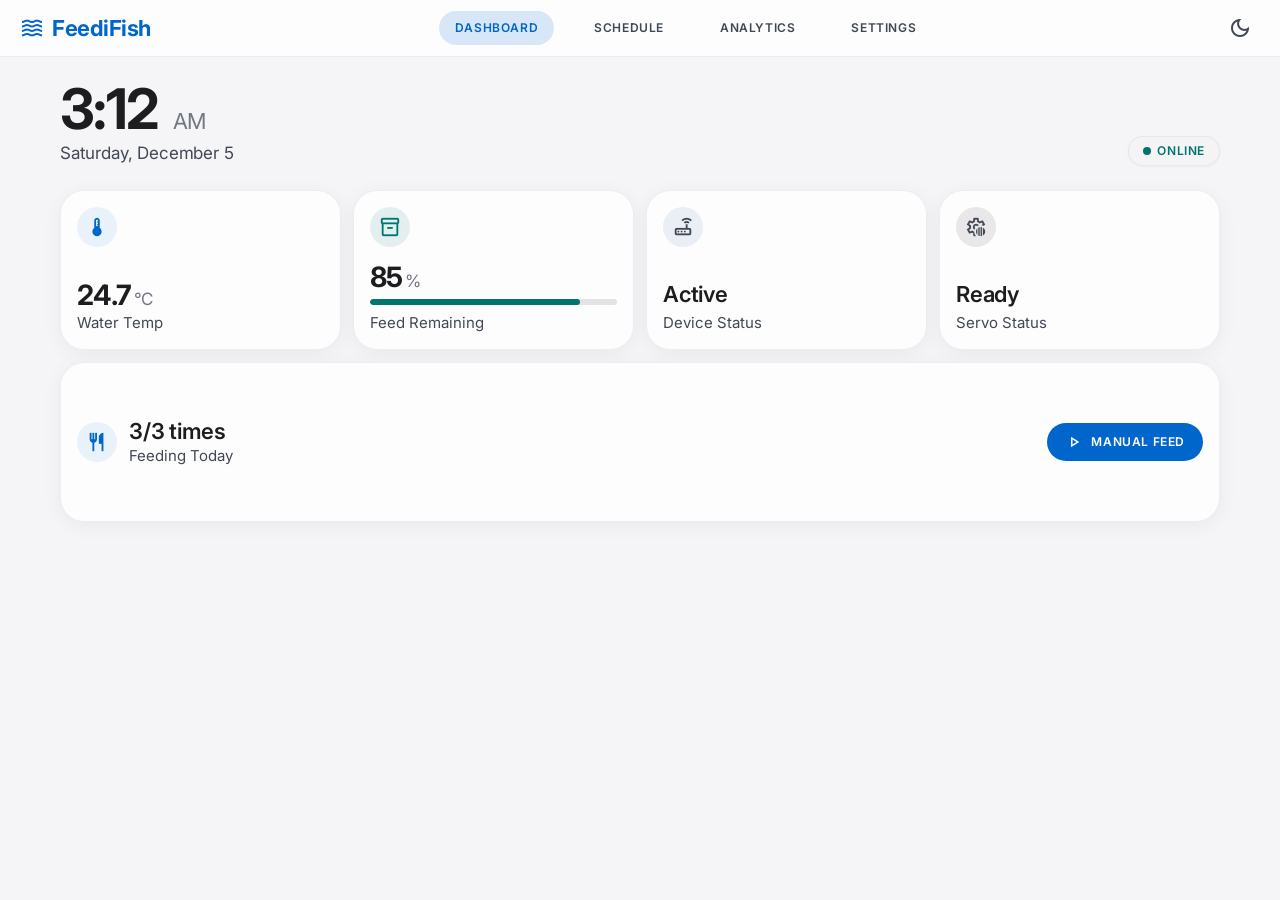
<file: index.html>
<!DOCTYPE html>
<html lang="en">
<head>
  <meta charset="utf-8" />
  <meta name="viewport" content="width=device-width, initial-scale=1.0" />
  <title>FeediFish — Smart Aquarium Dashboard</title>
  <meta name="description" content="FeediFish IoT smart fish feeder dashboard. Monitor water temperature, feed levels, and device status in real-time." />

  <!-- Fonts -->
  <link rel="preconnect" href="https://fonts.googleapis.com" />
  <link rel="preconnect" href="https://fonts.gstatic.com" crossorigin />
  <link href="https://fonts.googleapis.com/css2?family=Inter:wght@300;400;500;600;700&display=swap" rel="stylesheet" />
  <link href="https://fonts.googleapis.com/css2?family=Material+Symbols+Outlined:wght,FILL@100..700,0..1&display=swap" rel="stylesheet" />

  <!-- Styles -->
  <link rel="stylesheet" href="css/design-system.css" />
  <link rel="stylesheet" href="css/layout.css" />
  <link rel="stylesheet" href="css/dashboard.css" />
</head>
<body>
  <div class="page-wrapper">
    <!-- ── Top Navigation ────────────────────────────────── -->
    <header class="top-nav">
      <div class="top-nav-brand">
        <span class="material-symbols-outlined icon-filled brand-icon">waves</span>
        <span class="brand-text">FeediFish</span>
      </div>
      <nav class="top-nav-links">
        <a href="index.html" class="top-nav-link active">DASHBOARD</a>
        <a href="schedule.html" class="top-nav-link">SCHEDULE</a>
        <a href="analytics.html" class="top-nav-link">ANALYTICS</a>
        <a href="settings.html" class="top-nav-link">SETTINGS</a>
      </nav>
      <div class="top-nav-actions">
        <button id="btn-theme-toggle" aria-label="Toggle theme">
          <span class="material-symbols-outlined" id="theme-icon">dark_mode</span>
        </button>
      </div>
    </header>

    <!-- ── Main Content ──────────────────────────────────── -->
    <main class="page-content">
      <div class="container">
        <!-- Hero: Clock + Status -->
        <section class="dashboard-hero animate-fade-in">
          <div class="hero-left">
            <h1 class="hero-clock">
              <span id="realtime-clock">--:--</span>
              <span class="hero-ampm" id="realtime-ampm">--</span>
            </h1>
            <p class="hero-date" id="realtime-date">Loading...</p>
          </div>
          <div class="status-pill">
            <div class="status-dot online"></div>
            <span class="text-label-caps color-teal">ONLINE</span>
          </div>
        </section>

        <!-- Monitoring Cards Grid -->
        <section class="dashboard-grid">
          <!-- Water Temperature -->
          <div class="glass-card glass-card-interactive dashboard-card animate-fade-in stagger-1" id="card-temp">
            <div class="card-icon-circle" style="background: var(--color-primary-light);">
              <span class="material-symbols-outlined icon-filled" style="color: var(--color-primary);">device_thermostat</span>
            </div>
            <div class="card-value-section">
              <div class="card-value">
                <span id="water-temp-value">24.5</span><span class="card-unit">°C</span>
              </div>
              <div class="card-label text-body-sm color-variant">Water Temp</div>
            </div>
          </div>

          <!-- Feed Remaining -->
          <div class="glass-card glass-card-interactive dashboard-card animate-fade-in stagger-2" id="card-feed">
            <div class="card-icon-circle" style="background: rgba(0, 117, 111, 0.1);">
              <span class="material-symbols-outlined" style="color: var(--color-tertiary-container);">inventory_2</span>
            </div>
            <div class="card-value-section">
              <div class="card-value-row">
                <div class="card-value">
                  <span id="feed-remaining-value">85</span><span class="card-unit">%</span>
                </div>
              </div>
              <div class="progress-bar" style="margin-top: 8px;">
                <div class="progress-bar-fill" id="feed-progress" style="width: 85%; background: var(--color-tertiary-container);"></div>
              </div>
              <div class="card-label text-body-sm color-variant" style="margin-top: 8px;">Feed Remaining</div>
            </div>
          </div>

          <!-- Device Status -->
          <div class="glass-card glass-card-interactive dashboard-card animate-fade-in stagger-3" id="card-device">
            <div class="card-icon-circle" style="background: rgba(218, 228, 238, 0.6);">
              <span class="material-symbols-outlined" style="color: var(--color-on-surface-variant);">router</span>
            </div>
            <div class="card-value-section">
              <div class="card-status text-headline-md">Active</div>
              <div class="card-label text-body-sm color-variant">Device Status</div>
            </div>
          </div>

          <!-- Servo Status -->
          <div class="glass-card glass-card-interactive dashboard-card animate-fade-in stagger-4" id="card-servo">
            <div class="card-icon-circle" style="background: var(--color-surface-container-high);">
              <span class="material-symbols-outlined" style="color: var(--color-on-surface-variant);">settings_motion_mode</span>
            </div>
            <div class="card-value-section">
              <div class="card-status text-headline-md">Ready</div>
              <div class="card-label text-body-sm color-variant">Servo Status</div>
            </div>
          </div>

          <!-- Feeding Today (spans 2 cols on mobile, 1 on desktop) -->
          <div class="glass-card glass-card-interactive dashboard-card card-feeding animate-fade-in stagger-5" id="card-feeding">
            <div class="card-feeding-info">
              <div class="card-icon-circle" style="background: var(--color-primary-light);">
                <span class="material-symbols-outlined" style="color: var(--color-primary);">restaurant</span>
              </div>
              <div>
                <div class="text-headline-md color-ink" id="feeding-count">3/3 times</div>
                <div class="text-body-sm color-variant">Feeding Today</div>
              </div>
            </div>
            <button class="btn-primary btn-manual-feed" id="btn-manual-feed">
              <span class="material-symbols-outlined" style="font-size: 18px;">play_arrow</span>
              MANUAL FEED
            </button>
          </div>
          </div>
        </section>
      </div>
    </main>

    <!-- ── Bottom Navigation (Mobile) ────────────────────── -->
    <nav class="bottom-nav">
      <a href="index.html" class="bottom-nav-item active">
        <span class="material-symbols-outlined nav-icon">grid_view</span>
        <span class="nav-label">Dashboard</span>
      </a>
      <a href="schedule.html" class="bottom-nav-item">
        <span class="material-symbols-outlined nav-icon">calendar_today</span>
        <span class="nav-label">Schedule</span>
      </a>
      <a href="analytics.html" class="bottom-nav-item">
        <span class="material-symbols-outlined nav-icon">query_stats</span>
        <span class="nav-label">Analytics</span>
      </a>
      <a href="settings.html" class="bottom-nav-item">
        <span class="material-symbols-outlined nav-icon">settings</span>
        <span class="nav-label">Settings</span>
      </a>
    </nav>
  </div>

  <!-- Scripts -->
  <script src="js/app.js"></script>
  <script src="js/dashboard.js"></script>
</body>
</html>
</file>
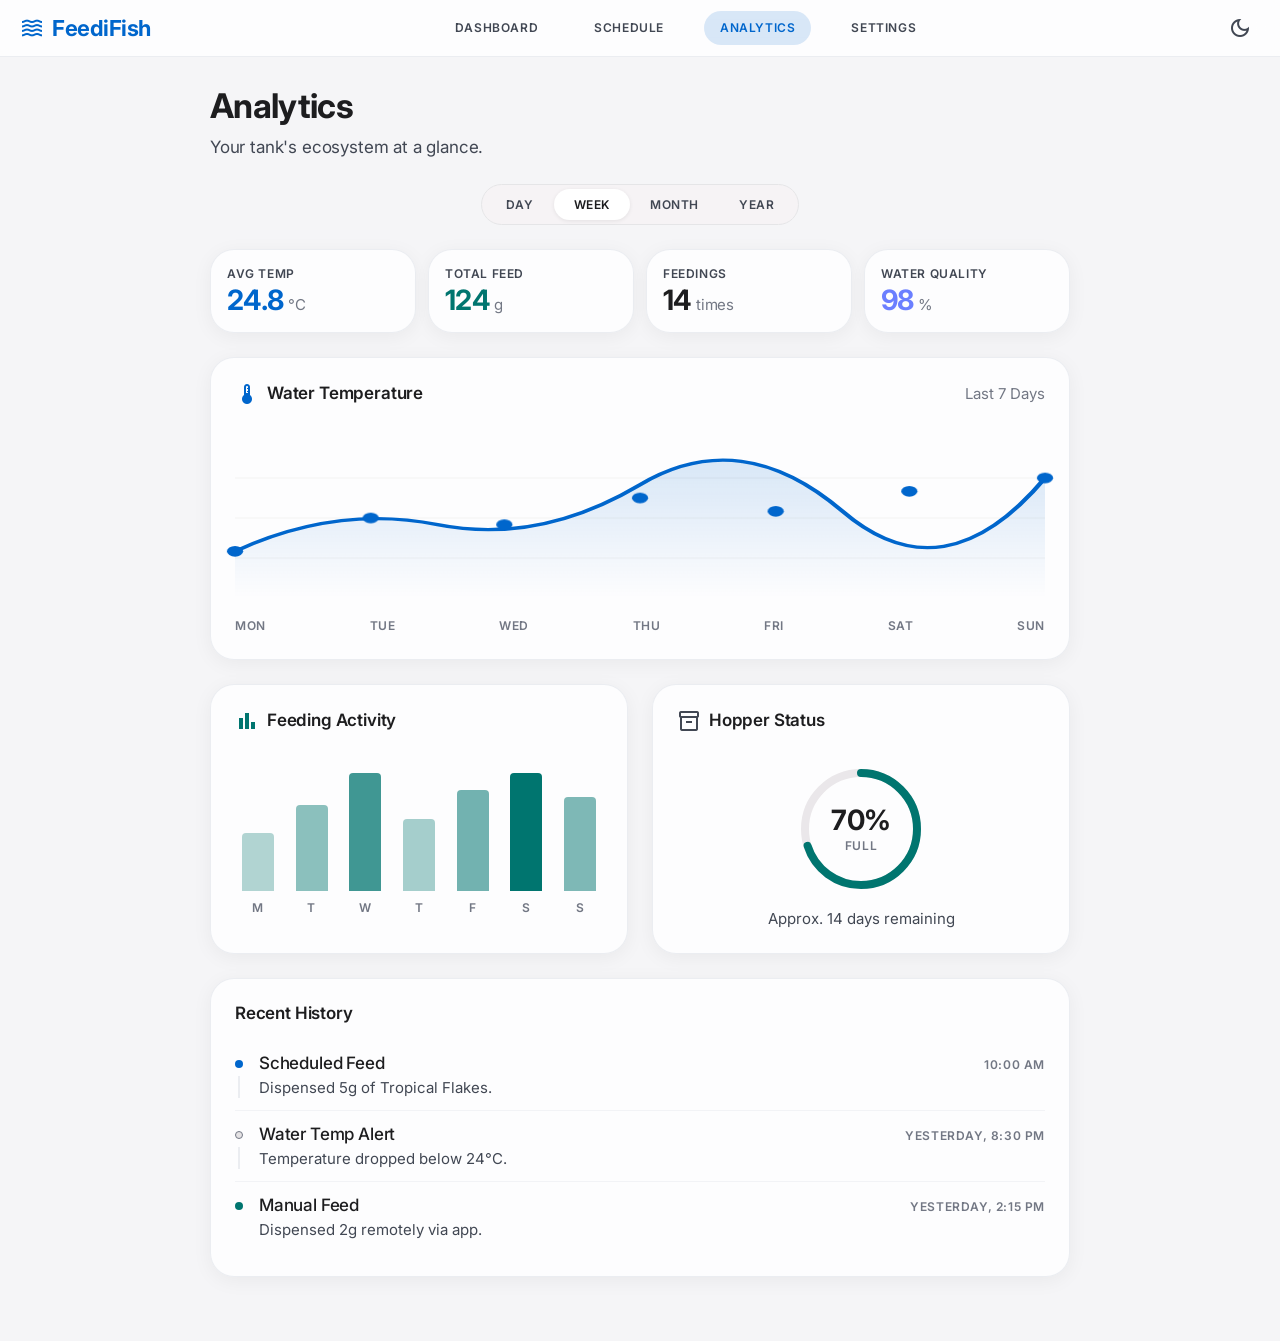
<file: analytics.html>
<!DOCTYPE html>
<html lang="en">
<head>
  <meta charset="utf-8" />
  <meta name="viewport" content="width=device-width, initial-scale=1.0" />
  <title>FeediFish — Analytics</title>
  <meta name="description" content="FeediFish analytics dashboard. View feeding charts, temperature trends, and tank ecosystem statistics." />

  <!-- Fonts -->
  <link rel="preconnect" href="https://fonts.googleapis.com" />
  <link rel="preconnect" href="https://fonts.gstatic.com" crossorigin />
  <link href="https://fonts.googleapis.com/css2?family=Inter:wght@300;400;500;600;700&display=swap" rel="stylesheet" />
  <link href="https://fonts.googleapis.com/css2?family=Material+Symbols+Outlined:wght,FILL@100..700,0..1&display=swap" rel="stylesheet" />

  <!-- Styles -->
  <link rel="stylesheet" href="css/design-system.css" />
  <link rel="stylesheet" href="css/layout.css" />
  <link rel="stylesheet" href="css/analytics.css" />
</head>
<body>
  <div class="page-wrapper">
    <!-- ── Top Navigation ────────────────────────────────── -->
    <header class="top-nav">
      <div class="top-nav-brand">
        <span class="material-symbols-outlined icon-filled brand-icon">waves</span>
        <span class="brand-text">FeediFish</span>
      </div>
      <nav class="top-nav-links">
        <a href="index.html" class="top-nav-link">DASHBOARD</a>
        <a href="schedule.html" class="top-nav-link">SCHEDULE</a>
        <a href="analytics.html" class="top-nav-link active">ANALYTICS</a>
        <a href="settings.html" class="top-nav-link">SETTINGS</a>
      </nav>
      <div class="top-nav-actions">
        <button id="btn-theme-toggle" aria-label="Toggle theme">
          <span class="material-symbols-outlined" id="theme-icon">dark_mode</span>
        </button>
      </div>
    </header>

    <!-- ── Main Content ──────────────────────────────────── -->
    <main class="page-content">
      <div class="container" style="max-width: 900px;">
        <!-- Page Header -->
        <div class="page-header animate-fade-in">
          <h1>Analytics</h1>
          <p>Your tank's ecosystem at a glance.</p>
        </div>

        <!-- Time Range Selector -->
        <div class="section" style="display: flex; justify-content: center;">
          <div class="pill-selector animate-fade-in stagger-1" id="time-range">
            <button class="pill-option" data-range="day">Day</button>
            <button class="pill-option active" data-range="week">Week</button>
            <button class="pill-option" data-range="month">Month</button>
            <button class="pill-option" data-range="year">Year</button>
          </div>
        </div>

        <!-- Statistics Summary -->
        <section class="section">
          <div class="stats-grid animate-fade-in stagger-2">
            <div class="glass-card stat-card">
              <span class="text-label-caps color-variant">AVG TEMP</span>
              <div class="stat-value">
                <span class="stat-number color-primary" id="stat-temp">24.8</span>
                <span class="stat-unit color-outline">°C</span>
              </div>
            </div>
            <div class="glass-card stat-card">
              <span class="text-label-caps color-variant">TOTAL FEED</span>
              <div class="stat-value">
                <span class="stat-number color-teal" id="stat-feed">124</span>
                <span class="stat-unit color-outline">g</span>
              </div>
            </div>
            <div class="glass-card stat-card">
              <span class="text-label-caps color-variant">FEEDINGS</span>
              <div class="stat-value">
                <span class="stat-number color-ink" id="stat-feedings">14</span>
                <span class="stat-unit color-outline">times</span>
              </div>
            </div>
            <div class="glass-card stat-card">
              <span class="text-label-caps color-variant">WATER QUALITY</span>
              <div class="stat-value">
                <span class="stat-number" style="color: #6b7fff;" id="stat-quality">98</span>
                <span class="stat-unit color-outline">%</span>
              </div>
            </div>
          </div>
        </section>

        <!-- Water Temperature Chart -->
        <section class="section animate-fade-in stagger-3">
          <div class="glass-card chart-card">
            <div class="chart-header">
              <div class="chart-title-group">
                <span class="material-symbols-outlined" style="color: var(--color-primary);">device_thermostat</span>
                <h2 class="text-headline-sm color-ink">Water Temperature</h2>
              </div>
              <span class="text-body-sm color-outline">Last 7 Days</span>
            </div>
            <div class="chart-area" id="temp-chart">
              <svg viewBox="0 0 400 120" preserveAspectRatio="none" class="chart-svg">
                <defs>
                  <linearGradient id="tempGradient" x1="0%" y1="0%" x2="0%" y2="100%">
                    <stop offset="0%" stop-color="#0066cc" stop-opacity="0.15" />
                    <stop offset="100%" stop-color="#0066cc" stop-opacity="0" />
                  </linearGradient>
                </defs>
                <!-- Grid lines -->
                <line x1="0" y1="30" x2="400" y2="30" stroke="var(--color-hairline)" stroke-width="0.5" />
                <line x1="0" y1="60" x2="400" y2="60" stroke="var(--color-hairline)" stroke-width="0.5" />
                <line x1="0" y1="90" x2="400" y2="90" stroke="var(--color-hairline)" stroke-width="0.5" />
                <!-- Area fill -->
                <path d="M0,85 Q50,50 100,65 T200,35 T300,55 T400,30 L400,120 L0,120 Z" fill="url(#tempGradient)" class="chart-area-path" />
                <!-- Line -->
                <path d="M0,85 Q50,50 100,65 T200,35 T300,55 T400,30" fill="none" stroke="#0066cc" stroke-width="2.5" stroke-linecap="round" stroke-linejoin="round" class="chart-line-path" />
                <!-- Data points -->
                <circle cx="0" cy="85" r="4" fill="#0066cc" class="chart-dot" />
                <circle cx="67" cy="60" r="4" fill="#0066cc" class="chart-dot" />
                <circle cx="133" cy="65" r="4" fill="#0066cc" class="chart-dot" />
                <circle cx="200" cy="45" r="4" fill="#0066cc" class="chart-dot" />
                <circle cx="267" cy="55" r="4" fill="#0066cc" class="chart-dot" />
                <circle cx="333" cy="40" r="4" fill="#0066cc" class="chart-dot" />
                <circle cx="400" cy="30" r="4" fill="#0066cc" class="chart-dot" />
              </svg>
              <div class="chart-x-labels">
                <span>Mon</span><span>Tue</span><span>Wed</span><span>Thu</span><span>Fri</span><span>Sat</span><span>Sun</span>
              </div>
            </div>
          </div>
        </section>

        <!-- Feeding Activity & Hopper Status Row -->
        <section class="section animate-fade-in stagger-4">
          <div class="analytics-row">
            <!-- Feeding Activity Bar Chart -->
            <div class="glass-card chart-card">
              <div class="chart-header">
                <div class="chart-title-group">
                  <span class="material-symbols-outlined color-teal">bar_chart</span>
                  <h2 class="text-headline-sm color-ink">Feeding Activity</h2>
                </div>
              </div>
              <div class="bar-chart" id="feeding-chart">
                <div class="bar-chart-bars">
                  <div class="bar-wrapper">
                    <div class="bar-tooltip text-label-caps">12g</div>
                    <div class="bar" style="height: 40%;" data-value="12"></div>
                    <span class="bar-label">M</span>
                  </div>
                  <div class="bar-wrapper">
                    <div class="bar-tooltip text-label-caps">18g</div>
                    <div class="bar" style="height: 60%;" data-value="18"></div>
                    <span class="bar-label">T</span>
                  </div>
                  <div class="bar-wrapper">
                    <div class="bar-tooltip text-label-caps">25g</div>
                    <div class="bar" style="height: 90%;" data-value="25"></div>
                    <span class="bar-label">W</span>
                  </div>
                  <div class="bar-wrapper">
                    <div class="bar-tooltip text-label-caps">15g</div>
                    <div class="bar" style="height: 50%;" data-value="15"></div>
                    <span class="bar-label">T</span>
                  </div>
                  <div class="bar-wrapper">
                    <div class="bar-tooltip text-label-caps">20g</div>
                    <div class="bar" style="height: 70%;" data-value="20"></div>
                    <span class="bar-label">F</span>
                  </div>
                  <div class="bar-wrapper">
                    <div class="bar-tooltip text-label-caps">28g</div>
                    <div class="bar" style="height: 100%;" data-value="28"></div>
                    <span class="bar-label">S</span>
                  </div>
                  <div class="bar-wrapper">
                    <div class="bar-tooltip text-label-caps">19g</div>
                    <div class="bar" style="height: 65%;" data-value="19"></div>
                    <span class="bar-label">S</span>
                  </div>
                </div>
              </div>
            </div>

            <!-- Hopper Status -->
            <div class="glass-card chart-card hopper-card">
              <div class="chart-header">
                <div class="chart-title-group">
                  <span class="material-symbols-outlined color-variant">inventory_2</span>
                  <h2 class="text-headline-sm color-ink">Hopper Status</h2>
                </div>
              </div>
              <div class="hopper-visual">
                <svg class="hopper-ring" viewBox="0 0 128 128">
                  <circle cx="64" cy="64" r="56" fill="transparent" stroke="var(--color-surface-container-high)" stroke-width="8" />
                  <circle cx="64" cy="64" r="56" fill="transparent" stroke="var(--color-tertiary-container)" stroke-width="8"
                    stroke-dasharray="351.86" stroke-dashoffset="105.56" stroke-linecap="round"
                    transform="rotate(-90 64 64)" class="hopper-progress" />
                </svg>
                <div class="hopper-center">
                  <span class="text-display-lg-mobile color-ink" id="hopper-pct">70%</span>
                  <span class="text-label-caps color-outline">FULL</span>
                </div>
              </div>
              <p class="text-body-sm color-variant" style="text-align: center;">Approx. 14 days remaining</p>
            </div>
          </div>
        </section>

        <!-- Recent History -->
        <section class="section animate-fade-in stagger-5">
          <div class="glass-card chart-card">
            <h2 class="text-headline-sm color-ink" style="margin-bottom: 16px;">Recent History</h2>
            <div class="history-timeline">
              <!-- Timeline Item 1 -->
              <div class="timeline-item">
                <div class="timeline-indicator">
                  <div class="timeline-dot" style="background: var(--color-primary);"></div>
                  <div class="timeline-line"></div>
                </div>
                <div class="timeline-content">
                  <div class="timeline-header">
                    <span class="text-body-lg color-ink" style="font-weight: 500;">Scheduled Feed</span>
                    <span class="text-label-caps color-outline">10:00 AM</span>
                  </div>
                  <p class="text-body-sm color-variant">Dispensed 5g of Tropical Flakes.</p>
                </div>
              </div>
              <!-- Timeline Item 2 -->
              <div class="timeline-item">
                <div class="timeline-indicator">
                  <div class="timeline-dot" style="background: var(--color-surface-container-highest); border: 1px solid var(--color-outline);"></div>
                  <div class="timeline-line"></div>
                </div>
                <div class="timeline-content">
                  <div class="timeline-header">
                    <span class="text-body-lg color-ink" style="font-weight: 500;">Water Temp Alert</span>
                    <span class="text-label-caps color-outline">Yesterday, 8:30 PM</span>
                  </div>
                  <p class="text-body-sm color-variant">Temperature dropped below 24°C.</p>
                </div>
              </div>
              <!-- Timeline Item 3 -->
              <div class="timeline-item">
                <div class="timeline-indicator">
                  <div class="timeline-dot" style="background: var(--color-tertiary-container);"></div>
                </div>
                <div class="timeline-content">
                  <div class="timeline-header">
                    <span class="text-body-lg color-ink" style="font-weight: 500;">Manual Feed</span>
                    <span class="text-label-caps color-outline">Yesterday, 2:15 PM</span>
                  </div>
                  <p class="text-body-sm color-variant">Dispensed 2g remotely via app.</p>
                </div>
              </div>
            </div>
          </div>
        </section>
      </div>
    </main>

    <!-- ── Bottom Navigation (Mobile) ────────────────────── -->
    <nav class="bottom-nav">
      <a href="index.html" class="bottom-nav-item">
        <span class="material-symbols-outlined nav-icon">grid_view</span>
        <span class="nav-label">Dashboard</span>
      </a>
      <a href="schedule.html" class="bottom-nav-item">
        <span class="material-symbols-outlined nav-icon">calendar_today</span>
        <span class="nav-label">Schedule</span>
      </a>
      <a href="analytics.html" class="bottom-nav-item active">
        <span class="material-symbols-outlined nav-icon">query_stats</span>
        <span class="nav-label">Analytics</span>
      </a>
      <a href="settings.html" class="bottom-nav-item">
        <span class="material-symbols-outlined nav-icon">settings</span>
        <span class="nav-label">Settings</span>
      </a>
    </nav>
  </div>

  <!-- Scripts -->
  <script src="js/app.js"></script>
  <script src="js/analytics.js"></script>
</body>
</html>
</file>
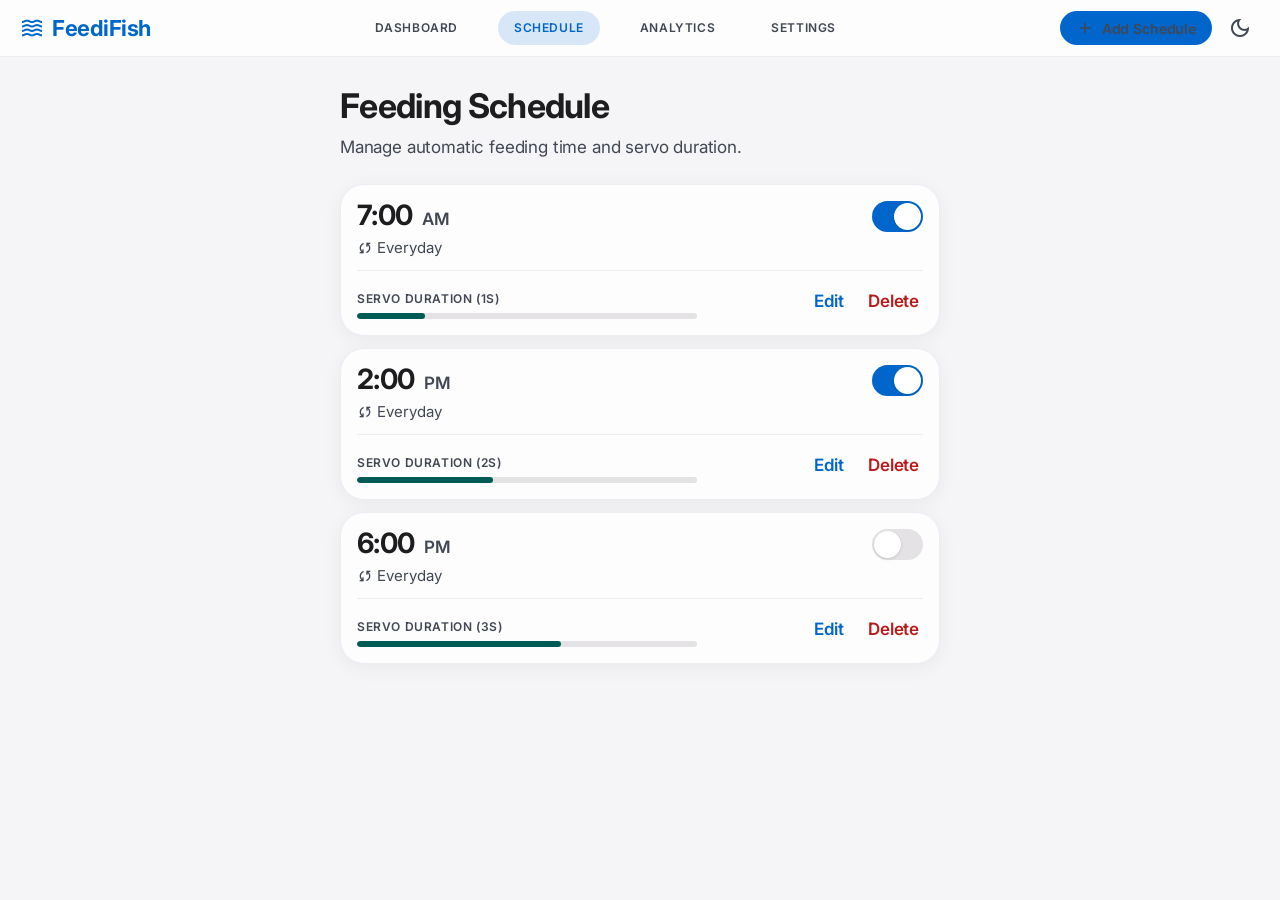
<file: schedule.html>
<!DOCTYPE html>
<html lang="en">
<head>
  <meta charset="utf-8" />
  <meta name="viewport" content="width=device-width, initial-scale=1.0" />
  <title>FeediFish — Feeding Schedule</title>
  <meta name="description" content="Manage your FeediFish automatic feeding schedules. Set times, servo durations, and repeat patterns." />

  <!-- Fonts -->
  <link rel="preconnect" href="https://fonts.googleapis.com" />
  <link rel="preconnect" href="https://fonts.gstatic.com" crossorigin />
  <link href="https://fonts.googleapis.com/css2?family=Inter:wght@300;400;500;600;700&display=swap" rel="stylesheet" />
  <link href="https://fonts.googleapis.com/css2?family=Material+Symbols+Outlined:wght,FILL@100..700,0..1&display=swap" rel="stylesheet" />

  <!-- Styles -->
  <link rel="stylesheet" href="css/design-system.css" />
  <link rel="stylesheet" href="css/layout.css" />
  <link rel="stylesheet" href="css/schedule.css" />
</head>
<body>
  <div class="page-wrapper">
    <!-- ── Top Navigation ────────────────────────────────── -->
    <header class="top-nav">
      <div class="top-nav-brand">
        <span class="material-symbols-outlined icon-filled brand-icon">waves</span>
        <span class="brand-text">FeediFish</span>
      </div>
      <nav class="top-nav-links">
        <a href="index.html" class="top-nav-link">DASHBOARD</a>
        <a href="schedule.html" class="top-nav-link active">SCHEDULE</a>
        <a href="analytics.html" class="top-nav-link">ANALYTICS</a>
        <a href="settings.html" class="top-nav-link">SETTINGS</a>
      </nav>
      <div class="top-nav-actions">
        <button class="desktop-only btn-primary" id="btn-add-schedule-desktop" style="font-size: 14px; padding: 8px 16px;">
          <span class="material-symbols-outlined" style="font-size: 18px;">add</span>
          Add Schedule
        </button>
        <button id="btn-theme-toggle" aria-label="Toggle theme">
          <span class="material-symbols-outlined" id="theme-icon">dark_mode</span>
        </button>
      </div>
    </header>

    <!-- ── Main Content ──────────────────────────────────── -->
    <main class="page-content">
      <div class="container-narrow">
        <!-- Page Header -->
        <div class="page-header animate-fade-in">
          <h1>Feeding Schedule</h1>
          <p>Manage automatic feeding time and servo duration.</p>
        </div>

        <!-- Schedule List -->
        <section class="section" id="schedule-list">
          <!-- Cards rendered by JS -->
        </section>

        <!-- Empty State -->
        <div class="empty-state animate-fade-in" id="empty-state" style="display: none;">
          <span class="material-symbols-outlined" style="font-size: 48px; color: var(--color-outline);">calendar_today</span>
          <p class="text-headline-sm color-variant" style="margin-top: 12px;">No schedules yet</p>
          <p class="text-body-sm color-muted" style="margin-top: 4px;">Tap the button below to add your first feeding schedule.</p>
        </div>
      </div>
    </main>

    <!-- ── FAB (Mobile) ──────────────────────────────────── -->
    <div class="fab-container mobile-only">
      <button class="btn-primary fab-button" id="btn-add-schedule-mobile">
        <span class="material-symbols-outlined icon-filled" style="font-size: 20px;">add</span>
        <span class="text-headline-sm" style="color: #fff;">Add Schedule</span>
      </button>
    </div>

    <!-- ── Bottom Navigation (Mobile) ────────────────────── -->
    <nav class="bottom-nav">
      <a href="index.html" class="bottom-nav-item">
        <span class="material-symbols-outlined nav-icon">grid_view</span>
        <span class="nav-label">Dashboard</span>
      </a>
      <a href="schedule.html" class="bottom-nav-item active">
        <span class="material-symbols-outlined nav-icon">calendar_today</span>
        <span class="nav-label">Schedule</span>
      </a>
      <a href="analytics.html" class="bottom-nav-item">
        <span class="material-symbols-outlined nav-icon">query_stats</span>
        <span class="nav-label">Analytics</span>
      </a>
      <a href="settings.html" class="bottom-nav-item">
        <span class="material-symbols-outlined nav-icon">settings</span>
        <span class="nav-label">Settings</span>
      </a>
    </nav>

    <!-- ── Add/Edit Schedule Modal ────────────────────────── -->
    <div class="modal-overlay" id="schedule-modal">
      <div class="modal-sheet">
        <div class="modal-handle"></div>

        <div class="modal-header">
          <h2 id="modal-title">Add Schedule</h2>
          <button class="modal-close" id="modal-close">
            <span class="material-symbols-outlined" style="font-size: 18px;">close</span>
          </button>
        </div>

        <form id="schedule-form">
          <input type="hidden" id="schedule-id" value="" />

          <!-- Time Picker -->
          <div class="form-group">
            <label class="form-label">Feeding Time</label>
            <div class="time-picker">
              <select id="time-hour">
                <!-- 1-12 hours -->
              </select>
              <span class="time-separator">:</span>
              <select id="time-minute">
                <!-- 00-59 minutes -->
              </select>
              <select id="time-ampm" style="width: 70px; font-size: 18px;">
                <option value="AM">AM</option>
                <option value="PM">PM</option>
              </select>
            </div>
          </div>

          <!-- Servo Duration -->
          <div class="form-group">
            <label class="form-label">Servo Duration</label>
            <div class="slider-value"><span id="servo-value">2</span>s</div>
            <div class="slider-container">
              <input type="range" class="slider-input" id="servo-slider" min="1" max="5" step="1" value="2" />
              <div class="slider-labels text-label-caps color-muted">
                <span>1s</span>
                <span>2s</span>
                <span>3s</span>
                <span>4s</span>
                <span>5s</span>
              </div>
            </div>
          </div>

          <!-- Repeat -->
          <div class="form-group">
            <label class="form-label">Repeat</label>
            <div class="chip-group" id="repeat-chips">
              <button type="button" class="chip active" data-value="everyday">Everyday</button>
              <button type="button" class="chip" data-value="weekdays">Weekdays</button>
              <button type="button" class="chip" data-value="weekends">Weekends</button>
              <button type="button" class="chip" data-value="once">Once</button>
            </div>
          </div>

          <!-- Actions -->
          <div class="modal-actions">
            <button type="button" class="btn-secondary" id="modal-cancel" style="flex: 1;">Cancel</button>
            <button type="submit" class="btn-primary" id="modal-save" style="flex: 1;">Save Schedule</button>
          </div>
        </form>
      </div>
    </div>

    <!-- ── Delete Confirmation Modal ──────────────────────── -->
    <div class="modal-overlay" id="delete-modal">
      <div class="modal-sheet" style="max-width: 400px;">
        <div class="modal-handle"></div>
        <div style="text-align: center; padding: 16px 0;">
          <span class="material-symbols-outlined" style="font-size: 48px; color: var(--color-error);">delete_forever</span>
          <h2 class="text-headline-md" style="margin: 16px 0 8px;">Delete Schedule?</h2>
          <p class="text-body-lg color-variant">This action cannot be undone.</p>
        </div>
        <div class="modal-actions">
          <button class="btn-secondary" id="delete-cancel" style="flex: 1;">Cancel</button>
          <button class="btn-primary" id="delete-confirm" style="flex: 1; background: var(--color-error);">Delete</button>
        </div>
      </div>
    </div>
  </div>

  <!-- Scripts -->
  <script src="js/app.js"></script>
  <script src="js/schedule.js"></script>
</body>
</html>
</file>
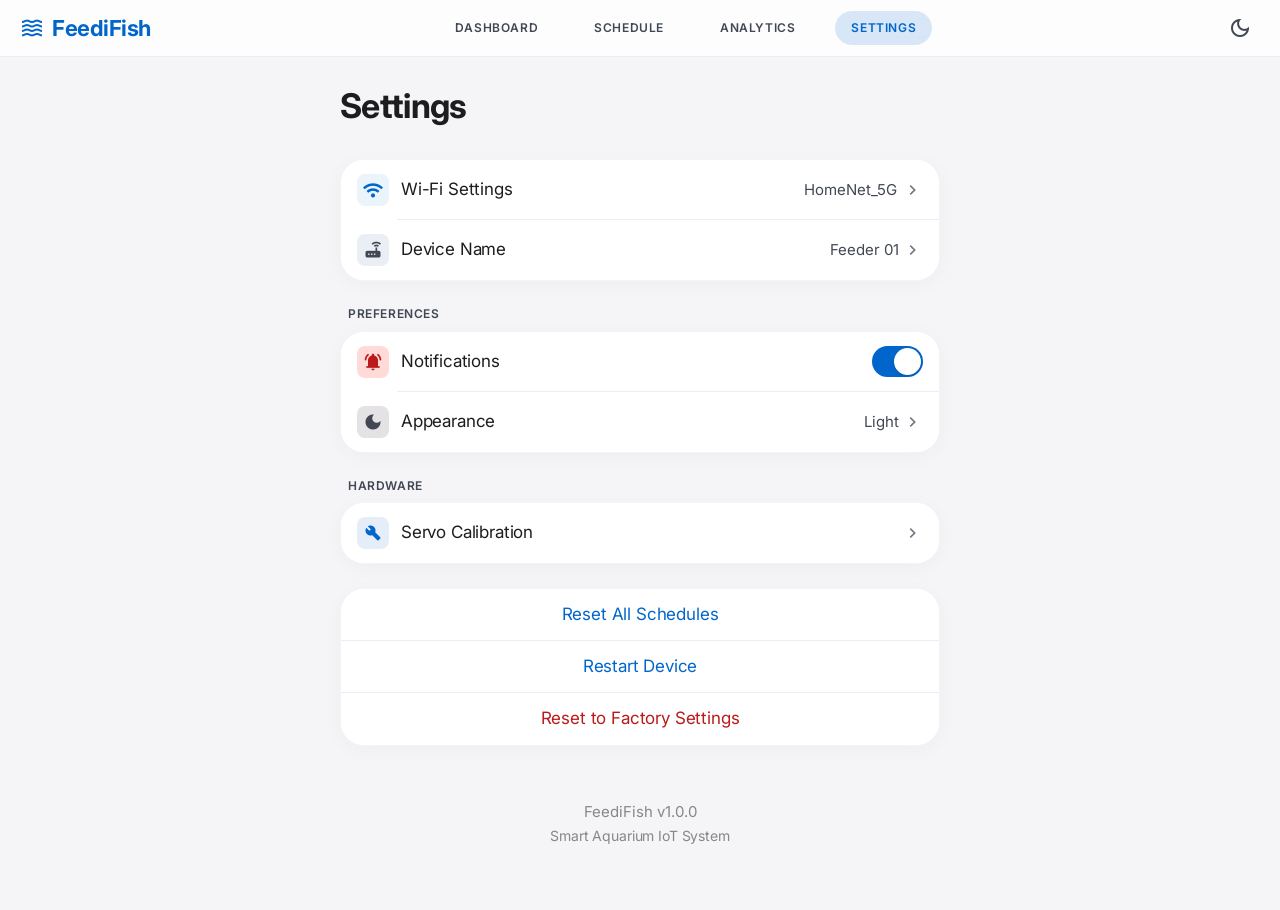
<file: settings.html>
<!DOCTYPE html>
<html lang="en">
<head>
  <meta charset="utf-8" />
  <meta name="viewport" content="width=device-width, initial-scale=1.0" />
  <title>FeediFish — Settings</title>
  <meta name="description" content="Configure your FeediFish device settings, WiFi, notifications, appearance, and hardware calibration." />

  <!-- Fonts -->
  <link rel="preconnect" href="https://fonts.googleapis.com" />
  <link rel="preconnect" href="https://fonts.gstatic.com" crossorigin />
  <link href="https://fonts.googleapis.com/css2?family=Inter:wght@300;400;500;600;700&display=swap" rel="stylesheet" />
  <link href="https://fonts.googleapis.com/css2?family=Material+Symbols+Outlined:wght,FILL@100..700,0..1&display=swap" rel="stylesheet" />

  <!-- Styles -->
  <link rel="stylesheet" href="css/design-system.css" />
  <link rel="stylesheet" href="css/layout.css" />
  <link rel="stylesheet" href="css/settings.css" />
</head>
<body>
  <div class="page-wrapper">
    <!-- ── Top Navigation ────────────────────────────────── -->
    <header class="top-nav">
      <div class="top-nav-brand">
        <span class="material-symbols-outlined icon-filled brand-icon">waves</span>
        <span class="brand-text">FeediFish</span>
      </div>
      <nav class="top-nav-links">
        <a href="index.html" class="top-nav-link">DASHBOARD</a>
        <a href="schedule.html" class="top-nav-link">SCHEDULE</a>
        <a href="analytics.html" class="top-nav-link">ANALYTICS</a>
        <a href="settings.html" class="top-nav-link active">SETTINGS</a>
      </nav>
      <div class="top-nav-actions">
        <button id="btn-theme-toggle" aria-label="Toggle theme">
          <span class="material-symbols-outlined" id="theme-icon">dark_mode</span>
        </button>
      </div>
    </header>

    <!-- ── Main Content ──────────────────────────────────── -->
    <main class="page-content">
      <div class="container-narrow">
        <!-- Page Header -->
        <div class="page-header animate-fade-in">
          <h1>Settings</h1>
        </div>

        <!-- Group: Device & Network -->
        <section class="section animate-fade-in stagger-1">
          <div class="settings-card">
            <!-- Wi-Fi Settings -->
            <button class="settings-row" id="btn-wifi">
              <div style="display: flex; align-items: center; gap: 12px; min-width: 0;">
                <div class="settings-icon" style="background: var(--color-primary-light); color: var(--color-primary);">
                  <span class="material-symbols-outlined icon-filled" style="font-size: 20px;">wifi</span>
                </div>
                <span class="text-body-lg color-ink">Wi-Fi Settings</span>
              </div>
              <div style="display: flex; align-items: center; gap: 6px; flex-shrink: 0;">
                <span class="text-body-sm color-variant" id="wifi-display">HomeNet_5G</span>
                <span class="material-symbols-outlined color-outline" style="font-size: 20px;">chevron_right</span>
              </div>
              <div class="settings-row-divider"></div>
            </button>

            <!-- Device Name -->
            <button class="settings-row" id="btn-device-name">
              <div style="display: flex; align-items: center; gap: 12px;">
                <div class="settings-icon" style="background: rgba(218, 228, 238, 0.6); color: var(--color-on-surface-variant);">
                  <span class="material-symbols-outlined icon-filled" style="font-size: 20px;">router</span>
                </div>
                <span class="text-body-lg color-ink">Device Name</span>
              </div>
              <div style="display: flex; align-items: center; gap: 4px;">
                <span class="text-body-sm color-variant" id="device-name-display">Feeder 01</span>
                <span class="material-symbols-outlined color-outline" style="font-size: 20px;">chevron_right</span>
              </div>
            </button>
          </div>
        </section>

        <!-- Group: Preferences -->
        <section class="section animate-fade-in stagger-2">
          <div class="section-title" style="margin-left: 4px;">Preferences</div>
          <div class="settings-card">
            <!-- Notifications -->
            <div class="settings-row">
              <div style="display: flex; align-items: center; gap: 12px;">
                <div class="settings-icon" style="background: var(--color-error-container); color: var(--color-error);">
                  <span class="material-symbols-outlined icon-filled" style="font-size: 20px;">notifications_active</span>
                </div>
                <span class="text-body-lg color-ink">Notifications</span>
              </div>
              <label class="toggle-switch">
                <input type="checkbox" id="toggle-notifications" checked />
                <span class="toggle-slider"></span>
              </label>
              <div class="settings-row-divider"></div>
            </div>

            <!-- Appearance -->
            <button class="settings-row" id="btn-appearance">
              <div style="display: flex; align-items: center; gap: 12px;">
                <div class="settings-icon" style="background: var(--color-surface-container-highest); color: var(--color-on-surface-variant);">
                  <span class="material-symbols-outlined icon-filled" style="font-size: 20px;">dark_mode</span>
                </div>
                <span class="text-body-lg color-ink">Appearance</span>
              </div>
              <div style="display: flex; align-items: center; gap: 4px;">
                <span class="text-body-sm color-variant" id="appearance-display">Light</span>
                <span class="material-symbols-outlined color-outline" style="font-size: 20px;">chevron_right</span>
              </div>
            </button>
          </div>
        </section>

        <!-- Group: Hardware -->
        <section class="section animate-fade-in stagger-3">
          <div class="section-title" style="margin-left: 4px;">Hardware</div>
          <div class="settings-card">
            <!-- Servo Calibration -->
            <button class="settings-row" id="btn-servo-cal">
              <div style="display: flex; align-items: center; gap: 12px;">
                <div class="settings-icon" style="background: rgba(0, 92, 186, 0.1); color: var(--color-primary);">
                  <span class="material-symbols-outlined icon-filled" style="font-size: 20px;">build</span>
                </div>
                <span class="text-body-lg color-ink">Servo Calibration</span>
              </div>
              <div style="display: flex; align-items: center; gap: 4px;">
                <span class="material-symbols-outlined color-outline" style="font-size: 20px;">chevron_right</span>
              </div>
            </button>
          </div>
        </section>

        <!-- Group: System -->
        <section class="section animate-fade-in stagger-4">
          <div class="settings-card">
            <!-- Reset Schedules -->
            <button class="settings-row" id="btn-reset-schedule" style="justify-content: center;">
              <span class="text-body-lg color-primary">Reset All Schedules</span>
              <div class="settings-row-divider" style="left: 0;"></div>
            </button>

            <!-- Restart Device -->
            <button class="settings-row" id="btn-restart" style="justify-content: center;">
              <span class="text-body-lg color-primary">Restart Device</span>
              <div class="settings-row-divider" style="left: 0;"></div>
            </button>

            <!-- Factory Reset -->
            <button class="settings-row" id="btn-factory-reset" style="justify-content: center;">
              <span class="text-body-lg color-error">Reset to Factory Settings</span>
            </button>
          </div>
        </section>

        <!-- Version Info -->
        <div class="version-info animate-fade-in stagger-5">
          <p class="text-body-sm color-muted" style="text-align: center;">FeediFish v1.0.0</p>
          <p class="text-caption color-muted" style="text-align: center; margin-top: 4px;">Smart Aquarium IoT System</p>
        </div>
      </div>
    </main>

    <!-- ── Bottom Navigation (Mobile) ────────────────────── -->
    <nav class="bottom-nav">
      <a href="index.html" class="bottom-nav-item">
        <span class="material-symbols-outlined nav-icon">grid_view</span>
        <span class="nav-label">Dashboard</span>
      </a>
      <a href="schedule.html" class="bottom-nav-item">
        <span class="material-symbols-outlined nav-icon">calendar_today</span>
        <span class="nav-label">Schedule</span>
      </a>
      <a href="analytics.html" class="bottom-nav-item">
        <span class="material-symbols-outlined nav-icon">query_stats</span>
        <span class="nav-label">Analytics</span>
      </a>
      <a href="settings.html" class="bottom-nav-item active">
        <span class="material-symbols-outlined nav-icon">settings</span>
        <span class="nav-label">Settings</span>
      </a>
    </nav>

    <!-- ── Wi-Fi Modal ───────────────────────────────────── -->
    <div class="modal-overlay" id="wifi-modal">
      <div class="modal-sheet" style="max-width: 400px;">
        <div class="modal-handle"></div>
        <div class="modal-header">
          <h2>Wi-Fi Settings</h2>
          <button class="modal-close" onclick="closeAllModals()">
            <span class="material-symbols-outlined" style="font-size: 18px;">close</span>
          </button>
        </div>
        <div class="form-group">
          <label class="form-label">Network Name (SSID)</label>
          <input type="text" class="form-input" id="wifi-ssid" value="HomeNet_5G" />
        </div>
        <div class="form-group">
          <label class="form-label">Password</label>
          <input type="password" class="form-input" id="wifi-password" placeholder="Enter password" />
        </div>
        <div style="display: flex; gap: 12px;">
          <button class="btn-secondary" style="flex: 1;" onclick="closeAllModals()">Cancel</button>
          <button class="btn-primary" style="flex: 1;" onclick="saveWifi()">Connect</button>
        </div>
      </div>
    </div>

    <!-- ── Device Name Modal ─────────────────────────────── -->
    <div class="modal-overlay" id="device-name-modal">
      <div class="modal-sheet" style="max-width: 400px;">
        <div class="modal-handle"></div>
        <div class="modal-header">
          <h2>Device Name</h2>
          <button class="modal-close" onclick="closeAllModals()">
            <span class="material-symbols-outlined" style="font-size: 18px;">close</span>
          </button>
        </div>
        <div class="form-group">
          <label class="form-label">Device Name</label>
          <input type="text" class="form-input" id="device-name-input" value="Feeder 01" />
        </div>
        <div style="display: flex; gap: 12px;">
          <button class="btn-secondary" style="flex: 1;" onclick="closeAllModals()">Cancel</button>
          <button class="btn-primary" style="flex: 1;" onclick="saveDeviceName()">Save</button>
        </div>
      </div>
    </div>

    <!-- ── Appearance Modal ──────────────────────────────── -->
    <div class="modal-overlay" id="appearance-modal">
      <div class="modal-sheet" style="max-width: 400px;">
        <div class="modal-handle"></div>
        <div class="modal-header">
          <h2>Appearance</h2>
          <button class="modal-close" onclick="closeAllModals()">
            <span class="material-symbols-outlined" style="font-size: 18px;">close</span>
          </button>
        </div>
        <div class="appearance-options">
          <button class="appearance-option" data-mode="light" id="opt-light">
            <div class="appearance-preview appearance-light">
              <span class="material-symbols-outlined" style="font-size: 32px; color: #1d1d1f;">light_mode</span>
            </div>
            <span class="text-headline-sm">Light</span>
          </button>
          <button class="appearance-option" data-mode="dark" id="opt-dark">
            <div class="appearance-preview appearance-dark">
              <span class="material-symbols-outlined" style="font-size: 32px; color: #f5f5f7;">dark_mode</span>
            </div>
            <span class="text-headline-sm">Dark</span>
          </button>
        </div>
      </div>
    </div>

    <!-- ── Confirm Modal ─────────────────────────────────── -->
    <div class="modal-overlay" id="confirm-modal">
      <div class="modal-sheet" style="max-width: 400px;">
        <div class="modal-handle"></div>
        <div style="text-align: center; padding: 16px 0;">
          <span class="material-symbols-outlined" id="confirm-icon" style="font-size: 48px; color: var(--color-error);">warning</span>
          <h2 class="text-headline-md" id="confirm-title" style="margin: 16px 0 8px;">Are you sure?</h2>
          <p class="text-body-lg color-variant" id="confirm-message">This action cannot be undone.</p>
        </div>
        <div style="display: flex; gap: 12px;">
          <button class="btn-secondary" style="flex: 1;" onclick="closeAllModals()">Cancel</button>
          <button class="btn-primary" id="confirm-action" style="flex: 1; background: var(--color-error);">Confirm</button>
        </div>
      </div>
    </div>
  </div>

  <!-- Scripts -->
  <script src="js/app.js"></script>
  <script src="js/settings.js"></script>
</body>
</html>
</file>
<file: css/design-system.css>
/* ============================================================
   FEEDIFISH — Apple-Inspired Design System
   ============================================================ */

/* ── Google Fonts ─────────────────────────────────────────── */
@import url('https://fonts.googleapis.com/css2?family=Inter:wght@300;400;500;600;700&display=swap');

/* ── CSS Custom Properties (Design Tokens) ────────────────── */
:root {
  /* ─ Brand & Accent ─ */
  --color-primary: #0066cc;
  --color-primary-hover: #005ab8;
  --color-primary-focus: #0071e3;
  --color-primary-on-dark: #2997ff;
  --color-primary-light: rgba(0, 102, 204, 0.08);
  --color-primary-light-2: rgba(0, 102, 204, 0.15);

  /* ─ Surfaces ─ */
  --color-canvas: #ffffff;
  --color-canvas-parchment: #f5f5f7;
  --color-surface-pearl: #fafafc;
  --color-surface-container: #f0edef;
  --color-surface-container-low: #f6f3f5;
  --color-surface-container-high: #eae7ea;
  --color-surface-container-highest: #e4e2e4;

  /* ─ Dark surfaces ─ */
  --color-surface-tile-1: #272729;
  --color-surface-tile-2: #2a2a2c;
  --color-surface-black: #000000;
  --color-inverse-surface: #303032;

  /* ─ Text ─ */
  --color-ink: #1d1d1f;
  --color-body: #1d1d1f;
  --color-body-muted: #86868b;
  --color-on-dark: #ffffff;
  --color-outline: #727784;
  --color-on-surface-variant: #414753;

  /* ─ Functional ─ */
  --color-tertiary: #005a56;
  --color-tertiary-container: #00756f;
  --color-accent-teal: #00C7BE;
  --color-error: #ba1a1a;
  --color-error-container: #ffdad6;
  --color-success: #34c759;

  /* ─ Borders & Hairlines ─ */
  --color-divider: rgba(0, 0, 0, 0.04);
  --color-hairline: #e5e5e7;
  --color-outline-variant: #c1c6d5;

  /* ─ Typography ─ */
  --font-display: 'Inter', system-ui, -apple-system, BlinkMacSystemFont, sans-serif;
  --font-body: 'Inter', system-ui, -apple-system, BlinkMacSystemFont, sans-serif;

  /* ─ Spacing (8px base) ─ */
  --space-xxs: 4px;
  --space-xs: 8px;
  --space-sm: 12px;
  --space-md: 16px;
  --space-lg: 24px;
  --space-xl: 32px;
  --space-xxl: 48px;
  --space-section: 80px;
  --space-container: 20px;
  --space-card-gutter: 12px;

  /* ─ Radii ─ */
  --radius-xs: 5px;
  --radius-sm: 8px;
  --radius-md: 12px;
  --radius-lg: 18px;
  --radius-xl: 24px;
  --radius-pill: 9999px;

  /* ─ Transitions ─ */
  --transition-fast: 150ms ease;
  --transition-normal: 300ms ease;
  --transition-slow: 500ms ease;

  /* ─ Elevation ─ */
  --shadow-card: 0 4px 20px rgba(0, 0, 0, 0.05);
  --shadow-card-hover: 0 8px 30px rgba(0, 0, 0, 0.08);
  --shadow-nav: 0 4px 30px rgba(0, 0, 0, 0.08);

  /* ─ Glass ─ */
  --glass-bg: rgba(255, 255, 255, 0.8);
  --glass-blur: saturate(180%) blur(20px);
  --glass-border: 1px solid rgba(193, 198, 213, 0.3);
}

/* ── Dark Mode ────────────────────────────────────────────── */
[data-theme="dark"] {
  --color-canvas: #1c1c1e;
  --color-canvas-parchment: #2c2c2e;
  --color-surface-pearl: #252527;
  --color-surface-container: #303032;
  --color-surface-container-low: #252527;
  --color-surface-container-high: #3a3a3c;
  --color-surface-container-highest: #48484a;

  --color-ink: #f5f5f7;
  --color-body: #f5f5f7;
  --color-body-muted: #98989d;
  --color-on-surface-variant: #aeaeb2;
  --color-outline: #8e8e93;

  --color-primary-light: rgba(0, 102, 204, 0.2);
  --color-primary-light-2: rgba(0, 102, 204, 0.3);

  --color-hairline: #38383a;
  --color-outline-variant: #48484a;
  --color-divider: rgba(255, 255, 255, 0.08);
  --color-error-container: #3a1212;

  --glass-bg: rgba(44, 44, 46, 0.8);
  --glass-border: 1px solid rgba(255, 255, 255, 0.08);

  --shadow-card: 0 4px 20px rgba(0, 0, 0, 0.3);
  --shadow-card-hover: 0 8px 30px rgba(0, 0, 0, 0.4);
  --shadow-nav: 0 4px 30px rgba(0, 0, 0, 0.4);
}

[data-theme="dark"] .settings-card {
  background: var(--color-surface-container);
  border-color: rgba(255, 255, 255, 0.06);
}

[data-theme="dark"] .settings-row {
  background: var(--color-surface-container);
}

[data-theme="dark"] .settings-row:hover {
  background: var(--color-surface-container-high);
}

/* ── Reset & Base ─────────────────────────────────────────── */
*, *::before, *::after {
  margin: 0;
  padding: 0;
  box-sizing: border-box;
}

html {
  font-size: 16px;
  -webkit-font-smoothing: antialiased;
  -moz-osx-font-smoothing: grayscale;
  scroll-behavior: smooth;
  overflow-x: hidden;
}

body {
  font-family: var(--font-body);
  font-size: 17px;
  line-height: 1.47;
  letter-spacing: -0.01em;
  color: var(--color-body);
  background-color: var(--color-canvas-parchment);
  min-height: 100dvh;
  -webkit-tap-highlight-color: transparent;
  transition: background-color var(--transition-normal), color var(--transition-normal);
  overflow-x: hidden;
}

a {
  text-decoration: none;
  color: inherit;
}

button {
  border: none;
  background: none;
  cursor: pointer;
  font-family: inherit;
  font-size: inherit;
}

img {
  max-width: 100%;
  display: block;
}

input, select, textarea {
  font-family: inherit;
  font-size: inherit;
}

/* ── Typography Classes ───────────────────────────────────── */
.text-display-lg {
  font-family: var(--font-display);
  font-size: 34px;
  font-weight: 700;
  line-height: 1.21;
  letter-spacing: -0.02em;
}

.text-display-lg-mobile {
  font-family: var(--font-display);
  font-size: 28px;
  font-weight: 700;
  line-height: 1.21;
  letter-spacing: -0.02em;
}

.text-headline-md {
  font-family: var(--font-display);
  font-size: 22px;
  font-weight: 600;
  line-height: 1.27;
  letter-spacing: -0.01em;
}

.text-headline-sm {
  font-family: var(--font-display);
  font-size: 17px;
  font-weight: 600;
  line-height: 1.29;
  letter-spacing: -0.01em;
}

.text-body-lg {
  font-family: var(--font-body);
  font-size: 17px;
  font-weight: 400;
  line-height: 1.41;
  letter-spacing: -0.01em;
}

.text-body-sm {
  font-family: var(--font-body);
  font-size: 15px;
  font-weight: 400;
  line-height: 1.33;
  letter-spacing: 0;
}

.text-label-caps {
  font-family: var(--font-body);
  font-size: 12px;
  font-weight: 600;
  line-height: 1.33;
  letter-spacing: 0.05em;
  text-transform: uppercase;
}

.text-caption {
  font-family: var(--font-body);
  font-size: 14px;
  font-weight: 400;
  line-height: 1.43;
  letter-spacing: -0.01em;
}

/* ── Color Utilities ──────────────────────────────────────── */
.color-primary { color: var(--color-primary); }
.color-ink { color: var(--color-ink); }
.color-muted { color: var(--color-body-muted); }
.color-outline { color: var(--color-outline); }
.color-variant { color: var(--color-on-surface-variant); }
.color-error { color: var(--color-error); }
.color-teal { color: var(--color-tertiary-container); }
.color-on-dark { color: var(--color-on-dark); }

/* ── Glass Card ───────────────────────────────────────────── */
.glass-card {
  background: var(--glass-bg);
  backdrop-filter: var(--glass-blur);
  -webkit-backdrop-filter: var(--glass-blur);
  border: var(--glass-border);
  border-radius: var(--radius-xl);
  box-shadow: var(--shadow-card);
  transition: transform var(--transition-normal), box-shadow var(--transition-normal);
}

.glass-card:hover {
  box-shadow: var(--shadow-card-hover);
}

.glass-card-interactive {
  cursor: pointer;
}

.glass-card-interactive:hover {
  transform: scale(0.98);
}

.glass-card-interactive:active {
  transform: scale(0.96);
}

/* ── Settings Card (iOS grouped) ──────────────────────────── */
.settings-card {
  background: var(--color-canvas);
  border-radius: var(--radius-xl);
  border: 1px solid rgba(193, 198, 213, 0.2);
  box-shadow: 0 4px 20px rgba(0, 0, 0, 0.03);
  overflow: hidden;
}

.settings-row {
  display: flex;
  align-items: center;
  justify-content: space-between;
  gap: 16px;
  padding: 14px 16px;
  background: var(--color-canvas);
  transition: background-color var(--transition-fast);
  position: relative;
  cursor: pointer;
  width: 100%;
  text-align: left;
}

.settings-row:hover {
  background: var(--color-surface-container-low);
}

.settings-row:active {
  background: var(--color-surface-container-high);
}

.settings-row-divider {
  position: absolute;
  bottom: 0;
  right: 0;
  left: 56px;
  height: 1px;
  background: rgba(193, 198, 213, 0.3);
}

.settings-icon {
  width: 32px;
  height: 32px;
  border-radius: var(--radius-sm);
  display: flex;
  align-items: center;
  justify-content: center;
  font-size: 20px;
  flex-shrink: 0;
}

/* ── Buttons ──────────────────────────────────────────────── */
.btn-primary {
  display: inline-flex;
  align-items: center;
  justify-content: center;
  gap: 8px;
  background: var(--color-primary);
  color: #fff;
  font-size: 17px;
  font-weight: 600;
  letter-spacing: -0.01em;
  padding: 11px 22px;
  border-radius: var(--radius-pill);
  transition: transform var(--transition-fast), opacity var(--transition-fast);
  white-space: nowrap;
}

.btn-primary:hover { opacity: 0.9; }
.btn-primary:active { transform: scale(0.95); }

.btn-secondary {
  display: inline-flex;
  align-items: center;
  justify-content: center;
  gap: 8px;
  background: transparent;
  color: var(--color-primary);
  font-size: 17px;
  font-weight: 600;
  letter-spacing: -0.01em;
  padding: 11px 22px;
  border-radius: var(--radius-pill);
  border: 1px solid var(--color-primary);
  transition: transform var(--transition-fast), opacity var(--transition-fast);
  white-space: nowrap;
}

.btn-secondary:hover { opacity: 0.85; }
.btn-secondary:active { transform: scale(0.95); }

.btn-text {
  display: inline-flex;
  align-items: center;
  gap: 4px;
  color: var(--color-primary);
  font-weight: 600;
  font-size: 17px;
  letter-spacing: -0.01em;
  padding: 8px 4px;
  transition: opacity var(--transition-fast);
}

.btn-text:hover { opacity: 0.8; }

.btn-danger {
  color: var(--color-error);
  font-weight: 600;
  font-size: 17px;
  letter-spacing: -0.01em;
  padding: 8px 4px;
  transition: opacity var(--transition-fast);
}

.btn-danger:hover { opacity: 0.8; }

/* ── iOS Toggle Switch ────────────────────────────────────── */
.toggle-switch {
  position: relative;
  width: 51px;
  height: 31px;
  flex-shrink: 0;
}

.toggle-switch input {
  opacity: 0;
  width: 0;
  height: 0;
}

.toggle-slider {
  position: absolute;
  inset: 0;
  background: var(--color-surface-container-highest);
  border-radius: var(--radius-pill);
  transition: background-color var(--transition-normal);
  cursor: pointer;
}

.toggle-slider::before {
  content: '';
  position: absolute;
  width: 27px;
  height: 27px;
  left: 2px;
  top: 2px;
  background: #fff;
  border-radius: 50%;
  box-shadow: 0 1px 3px rgba(0,0,0,0.15);
  transition: transform var(--transition-normal);
}

.toggle-switch input:checked + .toggle-slider {
  background: var(--color-primary);
}

.toggle-switch input:checked + .toggle-slider::before {
  transform: translateX(20px);
}

/* ── Material Icons ───────────────────────────────────────── */
.material-symbols-outlined {
  font-variation-settings: 'FILL' 0, 'wght' 400, 'GRAD' 0, 'opsz' 24;
  user-select: none;
}

.icon-filled {
  font-variation-settings: 'FILL' 1, 'wght' 400, 'GRAD' 0, 'opsz' 24;
}

/* ── Progress Bar ─────────────────────────────────────────── */
.progress-bar {
  width: 100%;
  height: 6px;
  background: var(--color-surface-container-highest);
  border-radius: var(--radius-pill);
  overflow: hidden;
}

.progress-bar-fill {
  height: 100%;
  border-radius: var(--radius-pill);
  transition: width var(--transition-slow);
}

/* ── Animations ───────────────────────────────────────────── */
@keyframes fadeIn {
  from { opacity: 0; transform: translateY(12px); }
  to { opacity: 1; transform: translateY(0); }
}

@keyframes fadeInUp {
  from { opacity: 0; transform: translateY(24px); }
  to { opacity: 1; transform: translateY(0); }
}

@keyframes scaleIn {
  from { opacity: 0; transform: scale(0.95); }
  to { opacity: 1; transform: scale(1); }
}

@keyframes slideUp {
  from { transform: translateX(-50%) translateY(100%); }
  to { transform: translateX(-50%) translateY(0); }
}

@keyframes pulse {
  0%, 100% { opacity: 1; }
  50% { opacity: 0.5; }
}

@keyframes shimmer {
  0% { background-position: -200% 0; }
  100% { background-position: 200% 0; }
}

.animate-fade-in {
  animation: fadeIn 0.5s ease both;
}

.animate-fade-in-up {
  animation: fadeInUp 0.6s ease both;
}

.animate-scale-in {
  animation: scaleIn 0.4s ease both;
}

.animate-pulse {
  animation: pulse 2s ease-in-out infinite;
}

/* Staggered card animations */
.stagger-1 { animation-delay: 0.05s; }
.stagger-2 { animation-delay: 0.1s; }
.stagger-3 { animation-delay: 0.15s; }
.stagger-4 { animation-delay: 0.2s; }
.stagger-5 { animation-delay: 0.25s; }
.stagger-6 { animation-delay: 0.3s; }

/* ── Layout Utilities ─────────────────────────────────────── */
.container {
  max-width: 1200px;
  width: 100%;
  margin: 0 auto;
  padding: 0 var(--space-container);
  box-sizing: border-box;
}

.container-narrow {
  max-width: 640px;
  width: 100%;
  margin: 0 auto;
  padding: 0 var(--space-container);
  box-sizing: border-box;
}

/* ── Scrollbar ────────────────────────────────────────────── */
::-webkit-scrollbar {
  width: 6px;
}

::-webkit-scrollbar-track {
  background: transparent;
}

::-webkit-scrollbar-thumb {
  background: var(--color-outline-variant);
  border-radius: var(--radius-pill);
}

::-webkit-scrollbar-thumb:hover {
  background: var(--color-outline);
}

/* ── Selection ────────────────────────────────────────────── */
::selection {
  background: rgba(0, 102, 204, 0.2);
}
</file>
<file: css/layout.css>
/* ============================================================
   FEEDIFISH — Layout & Navigation
   ============================================================ */

/* ── Page Wrapper ─────────────────────────────────────────── */
.page-wrapper {
  display: flex;
  flex-direction: column;
  min-height: 100dvh;
  width: 100%;
  max-width: 100vw;
  overflow-x: hidden;
}

.page-content {
  flex: 1;
  padding-bottom: 120px;
}

@media (min-width: 769px) {
  .page-content {
    padding-bottom: 40px;
  }
}

/* ── Top Navigation (Frosted Glass) ───────────────────────── */
.top-nav {
  position: sticky;
  top: 0;
  z-index: 100;
  display: flex;
  justify-content: space-between;
  align-items: center;
  padding: var(--space-xs) var(--space-container);
  background: var(--glass-bg);
  backdrop-filter: var(--glass-blur);
  -webkit-backdrop-filter: var(--glass-blur);
  border-bottom: 1px solid rgba(193, 198, 213, 0.3);
  transition: background-color var(--transition-normal);
}

.top-nav-brand {
  display: flex;
  align-items: center;
  gap: var(--space-xs);
  color: var(--color-primary);
}

.top-nav-brand .brand-icon {
  font-size: 24px;
}

.top-nav-brand .brand-text {
  font-family: var(--font-display);
  font-size: 22px;
  font-weight: 700;
  letter-spacing: -0.02em;
}

/* Desktop Navigation Links */
.top-nav-links {
  display: none;
  align-items: center;
  gap: var(--space-lg);
}

.top-nav-link {
  font-size: 12px;
  font-weight: 600;
  letter-spacing: 0.05em;
  text-transform: uppercase;
  color: var(--color-on-surface-variant);
  padding: 8px 16px;
  border-radius: var(--radius-pill);
  transition: opacity var(--transition-fast), background-color var(--transition-fast);
}

.top-nav-link:hover {
  opacity: 0.8;
}

.top-nav-link.active {
  color: var(--color-primary);
  background: var(--color-primary-light-2);
}

.top-nav-actions {
  display: flex;
  align-items: center;
  gap: var(--space-xs);
}

.top-nav-actions button {
  display: flex;
  align-items: center;
  justify-content: center;
  padding: 8px;
  border-radius: var(--radius-pill);
  color: var(--color-on-surface-variant);
  transition: opacity var(--transition-fast);
}

.top-nav-actions button:hover {
  opacity: 0.8;
}

@media (min-width: 769px) {
  .top-nav-links {
    display: flex;
  }
}

/* ── Bottom Navigation (Mobile Floating Pill) ─────────────── */
.bottom-nav {
  position: fixed;
  bottom: 24px;
  left: 16px;
  right: 16px;
  z-index: 100;
  display: flex;
  justify-content: space-around;
  align-items: center;
  max-width: 380px;
  margin: 0 auto;
  padding: 6px;
  background: var(--glass-bg);
  backdrop-filter: saturate(180%) blur(30px);
  -webkit-backdrop-filter: saturate(180%) blur(30px);
  border-radius: var(--radius-pill);
  border: var(--glass-border);
  box-shadow: var(--shadow-nav);
}

.bottom-nav-item {
  display: flex;
  flex-direction: column;
  align-items: center;
  justify-content: center;
  padding: 6px 8px;
  border-radius: var(--radius-pill);
  transition: all var(--transition-normal) ease;
  color: var(--color-on-surface-variant);
  min-width: 0;
  flex: 1;
}

.bottom-nav-item .nav-icon {
  font-size: 22px;
  margin-bottom: 1px;
  transition: transform var(--transition-fast);
}

.bottom-nav-item .nav-label {
  font-size: 10px;
  font-weight: 600;
  letter-spacing: 0.02em;
  text-transform: uppercase;
  white-space: nowrap;
  overflow: hidden;
  text-overflow: ellipsis;
  max-width: 70px;
}

.bottom-nav-item:hover {
  background: rgba(193, 198, 213, 0.2);
}

.bottom-nav-item.active {
  background: var(--color-primary-light-2);
  color: var(--color-primary);
  transform: scale(0.92);
}

.bottom-nav-item.active .nav-icon {
  font-variation-settings: 'FILL' 1, 'wght' 400, 'GRAD' 0, 'opsz' 24;
}

@media (min-width: 769px) {
  .bottom-nav {
    display: none;
  }
}

/* ── Page Header ──────────────────────────────────────────── */
.page-header {
  padding: var(--space-lg) 0;
}

.page-header h1 {
  font-family: var(--font-display);
  font-size: 28px;
  font-weight: 700;
  letter-spacing: -0.02em;
  color: var(--color-ink);
  margin-bottom: 4px;
}

.page-header p {
  font-size: 17px;
  color: var(--color-on-surface-variant);
  line-height: 1.47;
}

@media (min-width: 769px) {
  .page-header h1 {
    font-size: 34px;
  }
}

/* ── Section ──────────────────────────────────────────────── */
.section {
  margin-bottom: var(--space-lg);
}

.section-title {
  font-size: 12px;
  font-weight: 600;
  letter-spacing: 0.05em;
  text-transform: uppercase;
  color: var(--color-on-surface-variant);
  margin-bottom: var(--space-xs);
  padding-left: 4px;
}

/* ── Grid Layouts ─────────────────────────────────────────── */
.grid-2 {
  display: grid;
  grid-template-columns: repeat(2, 1fr);
  gap: var(--space-card-gutter);
}

.grid-4 {
  display: grid;
  grid-template-columns: repeat(2, 1fr);
  gap: var(--space-card-gutter);
}

@media (min-width: 769px) {
  .grid-4 {
    grid-template-columns: repeat(4, 1fr);
  }
}

/* ── Modal Overlay ────────────────────────────────────────── */
.modal-overlay {
  position: fixed;
  inset: 0;
  z-index: 200;
  display: flex;
  align-items: flex-end;
  justify-content: center;
  background: rgba(0, 0, 0, 0.4);
  backdrop-filter: blur(8px);
  -webkit-backdrop-filter: blur(8px);
  opacity: 0;
  pointer-events: none;
  transition: opacity var(--transition-normal);
}

.modal-overlay.active {
  opacity: 1;
  pointer-events: auto;
}

.modal-sheet {
  width: 100%;
  max-width: 500px;
  max-height: 90vh;
  background: var(--color-canvas);
  border-radius: var(--radius-xl) var(--radius-xl) 0 0;
  padding: var(--space-lg);
  transform: translateY(100%);
  transition: transform var(--transition-normal) cubic-bezier(0.32, 0.72, 0, 1);
  overflow-y: auto;
}

.modal-overlay.active .modal-sheet {
  transform: translateY(0);
}

@media (min-width: 769px) {
  .modal-overlay {
    align-items: center;
  }
  .modal-sheet {
    border-radius: var(--radius-xl);
    max-height: 85vh;
  }
}

.modal-handle {
  width: 36px;
  height: 5px;
  background: var(--color-surface-container-highest);
  border-radius: var(--radius-pill);
  margin: 0 auto var(--space-lg);
}

.modal-header {
  display: flex;
  align-items: center;
  justify-content: space-between;
  margin-bottom: var(--space-lg);
}

.modal-header h2 {
  font-size: 22px;
  font-weight: 600;
  letter-spacing: -0.01em;
}

.modal-close {
  width: 32px;
  height: 32px;
  border-radius: 50%;
  background: var(--color-surface-container-high);
  display: flex;
  align-items: center;
  justify-content: center;
  color: var(--color-on-surface-variant);
  font-size: 18px;
  transition: background-color var(--transition-fast);
}

.modal-close:hover {
  background: var(--color-surface-container-highest);
}

/* ── Form Controls ────────────────────────────────────────── */
.form-group {
  margin-bottom: var(--space-lg);
}

.form-label {
  display: block;
  font-size: 12px;
  font-weight: 600;
  letter-spacing: 0.05em;
  text-transform: uppercase;
  color: var(--color-on-surface-variant);
  margin-bottom: var(--space-xs);
}

.form-input {
  width: 100%;
  padding: 12px 16px;
  background: var(--color-surface-container-low);
  border: 1px solid var(--color-hairline);
  border-radius: var(--radius-md);
  font-size: 17px;
  color: var(--color-ink);
  outline: none;
  transition: border-color var(--transition-fast), box-shadow var(--transition-fast);
}

.form-input:focus {
  border-color: var(--color-primary);
  box-shadow: 0 0 0 3px var(--color-primary-light);
}

/* ── Time Picker ──────────────────────────────────────────── */
.time-picker {
  display: flex;
  align-items: center;
  justify-content: center;
  gap: 4px;
}

.time-picker select {
  width: 80px;
  padding: 12px 8px;
  background: var(--color-surface-container-low);
  border: 1px solid var(--color-hairline);
  border-radius: var(--radius-md);
  font-size: 28px;
  font-weight: 700;
  text-align: center;
  color: var(--color-ink);
  appearance: none;
  -webkit-appearance: none;
  outline: none;
  cursor: pointer;
  transition: border-color var(--transition-fast);
}

.time-picker select:focus {
  border-color: var(--color-primary);
}

.time-picker .time-separator {
  font-size: 28px;
  font-weight: 700;
  color: var(--color-ink);
}

/* ── Slider ───────────────────────────────────────────────── */
.slider-container {
  width: 100%;
}

.slider-track {
  position: relative;
  width: 100%;
}

.slider-input {
  width: 100%;
  height: 6px;
  appearance: none;
  -webkit-appearance: none;
  background: var(--color-surface-container-highest);
  border-radius: var(--radius-pill);
  outline: none;
  cursor: pointer;
}

.slider-input::-webkit-slider-thumb {
  appearance: none;
  -webkit-appearance: none;
  width: 28px;
  height: 28px;
  background: var(--color-canvas);
  border: 2px solid var(--color-primary);
  border-radius: 50%;
  box-shadow: 0 2px 6px rgba(0,0,0,0.15);
  cursor: grab;
  transition: transform var(--transition-fast);
}

.slider-input::-webkit-slider-thumb:hover {
  transform: scale(1.1);
}

.slider-input::-webkit-slider-thumb:active {
  cursor: grabbing;
  transform: scale(0.95);
}

.slider-input::-moz-range-thumb {
  width: 28px;
  height: 28px;
  background: var(--color-canvas);
  border: 2px solid var(--color-primary);
  border-radius: 50%;
  box-shadow: 0 2px 6px rgba(0,0,0,0.15);
  cursor: grab;
}

.slider-value {
  text-align: center;
  font-size: 28px;
  font-weight: 700;
  color: var(--color-ink);
  margin-bottom: var(--space-sm);
}

.slider-labels {
  display: flex;
  justify-content: space-between;
  margin-top: var(--space-xs);
}

/* ── Pill Selector (Segmented Control) ────────────────────── */
.pill-selector {
  display: inline-flex;
  background: var(--color-surface-container-low);
  border-radius: var(--radius-pill);
  padding: 4px;
  border: 1px solid var(--color-hairline);
}

.pill-option {
  padding: 8px 20px;
  border-radius: var(--radius-pill);
  font-size: 12px;
  font-weight: 600;
  letter-spacing: 0.05em;
  text-transform: uppercase;
  color: var(--color-on-surface-variant);
  transition: all var(--transition-fast);
  cursor: pointer;
}

.pill-option:hover {
  color: var(--color-ink);
}

.pill-option.active {
  background: var(--color-canvas);
  color: var(--color-ink);
  box-shadow: 0 1px 4px rgba(0, 0, 0, 0.08);
}

/* ── Chip Selector (for repeat days) ──────────────────────── */
.chip-group {
  display: flex;
  flex-wrap: wrap;
  gap: var(--space-xs);
}

.chip {
  padding: 8px 16px;
  border-radius: var(--radius-pill);
  font-size: 14px;
  font-weight: 500;
  color: var(--color-on-surface-variant);
  background: var(--color-surface-container-low);
  border: 1px solid var(--color-hairline);
  cursor: pointer;
  transition: all var(--transition-fast);
  user-select: none;
}

.chip:hover {
  border-color: var(--color-primary);
  color: var(--color-primary);
}

.chip.active {
  background: var(--color-primary);
  color: #fff;
  border-color: var(--color-primary);
}

/* ── Status Indicator ─────────────────────────────────────── */
.status-pill {
  display: inline-flex;
  align-items: center;
  gap: 6px;
  padding: 6px 14px;
  border-radius: var(--radius-pill);
  background: var(--color-surface-container-low);
  border: 1px solid rgba(193, 198, 213, 0.3);
  box-shadow: 0 1px 3px rgba(0,0,0,0.04);
}

.status-dot {
  width: 8px;
  height: 8px;
  border-radius: 50%;
  animation: pulse 2s ease-in-out infinite;
}

.status-dot.online {
  background: var(--color-tertiary-container);
}

.status-dot.offline {
  background: var(--color-error);
}

/* ── Responsive Adjustments ───────────────────────────────── */
@media (max-width: 768px) {
  .desktop-only {
    display: none !important;
  }
}

@media (min-width: 769px) {
  .mobile-only {
    display: none !important;
  }
}
</file>
<file: css/dashboard.css>
/* ============================================================
   FEEDIFISH — Dashboard Page Styles
   ============================================================ */

/* ── Hero Section ─────────────────────────────────────────── */
.dashboard-hero {
  display: flex;
  justify-content: space-between;
  align-items: flex-end;
  padding: var(--space-lg) 0;
}

.hero-clock {
  font-family: var(--font-display);
  font-size: 56px;
  font-weight: 700;
  letter-spacing: -0.03em;
  color: var(--color-ink);
  line-height: 1;
}

.hero-ampm {
  font-size: 22px;
  font-weight: 400;
  color: var(--color-outline);
  margin-left: 4px;
  letter-spacing: -0.01em;
}

.hero-date {
  font-size: 17px;
  color: var(--color-on-surface-variant);
  margin-top: 4px;
  letter-spacing: -0.01em;
}

@media (max-width: 480px) {
  .hero-clock {
    font-size: 42px;
  }
  .hero-ampm {
    font-size: 18px;
  }
}

/* ── Dashboard Grid ───────────────────────────────────────── */
.dashboard-grid {
  display: grid;
  grid-template-columns: repeat(2, 1fr);
  gap: var(--space-card-gutter);
  padding-bottom: var(--space-lg);
  width: 100%;
}

@media (min-width: 769px) {
  .dashboard-grid {
    grid-template-columns: repeat(4, 1fr);
  }
}

/* ── Dashboard Cards ──────────────────────────────────────── */
.dashboard-card {
  padding: 16px;
  display: flex;
  flex-direction: column;
  justify-content: space-between;
  min-height: 140px;
  overflow: hidden;
}

.card-icon-circle {
  width: 40px;
  height: 40px;
  border-radius: 50%;
  display: flex;
  align-items: center;
  justify-content: center;
  flex-shrink: 0;
}

.card-icon-circle .material-symbols-outlined {
  font-size: 22px;
}

.card-value-section {
  margin-top: auto;
}

.card-value {
  font-family: var(--font-display);
  font-size: 28px;
  font-weight: 700;
  letter-spacing: -0.02em;
  color: var(--color-ink);
  line-height: 1;
}

.card-unit {
  font-size: 17px;
  font-weight: 400;
  color: var(--color-outline);
  margin-left: 2px;
}

.card-status {
  color: var(--color-ink);
}

.card-label {
  margin-top: 4px;
}

/* ── Feeding Card ─────────────────────────────────────────── */
.card-feeding {
  grid-column: span 2;
  flex-direction: row;
  align-items: center;
  justify-content: space-between;
  min-height: auto;
  padding: 16px;
}

.card-feeding-info {
  display: flex;
  align-items: center;
  gap: 12px;
}

.btn-manual-feed {
  font-size: 12px;
  font-weight: 600;
  letter-spacing: 0.05em;
  padding: 10px 18px;
  white-space: nowrap;
}

@media (min-width: 769px) {
  .card-feeding {
    grid-column: span 4;
    flex-direction: row;
    align-items: center;
    min-height: auto;
  }

  .card-feeding-info {
    flex-direction: row;
    align-items: center;
    gap: 12px;
  }

  .btn-manual-feed {
    width: auto;
    margin-top: 0;
  }
}

/* ── Manual Feed Pulse Animation ──────────────────────────── */
@keyframes feedPulse {
  0% { box-shadow: 0 0 0 0 rgba(0, 102, 204, 0.4); }
  70% { box-shadow: 0 0 0 12px rgba(0, 102, 204, 0); }
  100% { box-shadow: 0 0 0 0 rgba(0, 102, 204, 0); }
}

.btn-manual-feed.feeding {
  animation: feedPulse 1s ease 3;
}

/* ── Responsive Aspect Ratios ─────────────────────────────── */
@media (max-width: 768px) {
  .dashboard-card {
    min-height: 120px;
    aspect-ratio: auto;
  }

  .card-feeding {
    aspect-ratio: auto;
  }
}

@media (min-width: 769px) {
  .dashboard-card {
    min-height: 160px;
    aspect-ratio: auto;
  }
}
</file>
<file: css/analytics.css>
/* ============================================================
   FEEDIFISH — Analytics Page Styles
   ============================================================ */

/* ── Statistics Grid ──────────────────────────────────────── */
.stats-grid {
  display: grid;
  grid-template-columns: repeat(2, 1fr);
  gap: var(--space-card-gutter);
}

@media (min-width: 769px) {
  .stats-grid {
    grid-template-columns: repeat(4, 1fr);
  }
}

.stat-card {
  padding: 16px;
  display: flex;
  flex-direction: column;
  gap: 4px;
}

.stat-value {
  display: flex;
  align-items: baseline;
  gap: 4px;
}

.stat-number {
  font-family: var(--font-display);
  font-size: 28px;
  font-weight: 700;
  letter-spacing: -0.02em;
  line-height: 1;
}

.stat-unit {
  font-size: 15px;
  font-weight: 400;
}

/* ── Chart Card ───────────────────────────────────────────── */
.chart-card {
  padding: 24px;
}

.chart-header {
  display: flex;
  justify-content: space-between;
  align-items: center;
  margin-bottom: 16px;
}

.chart-title-group {
  display: flex;
  align-items: center;
  gap: 8px;
}

/* ── Line Chart ───────────────────────────────────────────── */
.chart-area {
  position: relative;
  padding-top: 16px;
}

.chart-svg {
  width: 100%;
  height: 160px;
  overflow: visible;
}

.chart-line-path {
  stroke-dasharray: 1200;
  stroke-dashoffset: 1200;
  animation: drawLine 1.5s ease forwards 0.3s;
}

.chart-area-path {
  opacity: 0;
  animation: fadeInPath 0.8s ease forwards 1s;
}

.chart-dot {
  opacity: 0;
  animation: popIn 0.3s ease forwards;
}

.chart-dot:nth-child(4) { animation-delay: 0.5s; }
.chart-dot:nth-child(5) { animation-delay: 0.7s; }
.chart-dot:nth-child(6) { animation-delay: 0.9s; }
.chart-dot:nth-child(7) { animation-delay: 1.1s; }
.chart-dot:nth-child(8) { animation-delay: 1.3s; }
.chart-dot:nth-child(9) { animation-delay: 1.5s; }
.chart-dot:nth-child(10) { animation-delay: 1.7s; }

@keyframes drawLine {
  to { stroke-dashoffset: 0; }
}

@keyframes fadeInPath {
  to { opacity: 1; }
}

@keyframes popIn {
  from { opacity: 0; r: 0; }
  to { opacity: 1; r: 4; }
}

.chart-x-labels {
  display: flex;
  justify-content: space-between;
  margin-top: 12px;
  font-size: 12px;
  font-weight: 600;
  letter-spacing: 0.05em;
  text-transform: uppercase;
  color: var(--color-outline);
}

/* ── Bar Chart ────────────────────────────────────────────── */
.bar-chart {
  padding-top: 8px;
}

.bar-chart-bars {
  display: flex;
  align-items: flex-end;
  justify-content: space-between;
  gap: 8px;
  height: 160px;
  padding-top: 16px;
}

.bar-wrapper {
  flex: 1;
  display: flex;
  flex-direction: column;
  align-items: center;
  height: 100%;
  justify-content: flex-end;
  position: relative;
}

.bar {
  width: 100%;
  max-width: 32px;
  border-radius: 4px 4px 0 0;
  background: var(--color-tertiary-container);
  opacity: 0.4;
  transition: opacity var(--transition-fast), height var(--transition-slow);
  cursor: pointer;
  animation: growBar 0.8s ease forwards;
}

.bar:hover {
  opacity: 1;
}

.bar-wrapper:nth-child(1) .bar { animation-delay: 0.1s; opacity: 0.3; }
.bar-wrapper:nth-child(2) .bar { animation-delay: 0.15s; opacity: 0.45; }
.bar-wrapper:nth-child(3) .bar { animation-delay: 0.2s; opacity: 0.75; }
.bar-wrapper:nth-child(4) .bar { animation-delay: 0.25s; opacity: 0.35; }
.bar-wrapper:nth-child(5) .bar { animation-delay: 0.3s; opacity: 0.55; }
.bar-wrapper:nth-child(6) .bar { animation-delay: 0.35s; opacity: 1; }
.bar-wrapper:nth-child(7) .bar { animation-delay: 0.4s; opacity: 0.5; }

@keyframes growBar {
  from { height: 0 !important; }
}

.bar-tooltip {
  position: absolute;
  top: -4px;
  opacity: 0;
  transition: opacity var(--transition-fast);
  color: var(--color-ink);
  white-space: nowrap;
}

.bar-wrapper:hover .bar-tooltip {
  opacity: 1;
}

.bar-label {
  margin-top: 8px;
  font-size: 12px;
  font-weight: 600;
  letter-spacing: 0.05em;
  color: var(--color-outline);
}

/* ── Analytics Row (2 col on desktop) ─────────────────────── */
.analytics-row {
  display: grid;
  grid-template-columns: 1fr;
  gap: var(--space-lg);
}

@media (min-width: 769px) {
  .analytics-row {
    grid-template-columns: 1fr 1fr;
  }
}

/* ── Hopper Ring ──────────────────────────────────────────── */
.hopper-card {
  display: flex;
  flex-direction: column;
}

.hopper-visual {
  position: relative;
  display: flex;
  align-items: center;
  justify-content: center;
  padding: 16px 0;
  flex: 1;
}

.hopper-ring {
  width: 128px;
  height: 128px;
}

.hopper-progress {
  transition: stroke-dashoffset 1.5s ease;
}

.hopper-center {
  position: absolute;
  display: flex;
  flex-direction: column;
  align-items: center;
  justify-content: center;
}

/* ── Timeline ─────────────────────────────────────────────── */
.history-timeline {
  display: flex;
  flex-direction: column;
}

.timeline-item {
  display: flex;
  gap: 16px;
  padding: 12px 0;
  border-bottom: 1px solid rgba(193, 198, 213, 0.2);
}

.timeline-item:last-child {
  border-bottom: none;
}

.timeline-indicator {
  display: flex;
  flex-direction: column;
  align-items: center;
  gap: 4px;
  position: relative;
}

.timeline-dot {
  width: 8px;
  height: 8px;
  border-radius: 50%;
  margin-top: 8px;
  flex-shrink: 0;
  z-index: 1;
}

.timeline-line {
  width: 2px;
  flex: 1;
  background: rgba(193, 198, 213, 0.3);
  margin-top: 4px;
}

.timeline-content {
  flex: 1;
}

.timeline-header {
  display: flex;
  justify-content: space-between;
  align-items: baseline;
  margin-bottom: 2px;
}
</file>
<file: css/schedule.css>
/* ============================================================
   FEEDIFISH — Schedule Page Styles
   ============================================================ */

/* ── Schedule Card ────────────────────────────────────────── */
.schedule-card {
  padding: var(--space-md);
  margin-bottom: var(--space-card-gutter);
  transition: transform var(--transition-normal), box-shadow var(--transition-normal), opacity var(--transition-normal);
}

.schedule-card.disabled {
  opacity: 0.5;
}

.schedule-card-header {
  display: flex;
  justify-content: space-between;
  align-items: flex-start;
}

.schedule-time {
  font-family: var(--font-display);
  font-size: 28px;
  font-weight: 700;
  letter-spacing: -0.02em;
  color: var(--color-ink);
  line-height: 1;
}

.schedule-ampm {
  font-size: 17px;
  font-weight: 600;
  color: var(--color-on-surface-variant);
  margin-left: 4px;
}

.schedule-repeat {
  display: flex;
  align-items: center;
  gap: 4px;
  margin-top: 6px;
  color: var(--color-on-surface-variant);
}

.schedule-repeat .material-symbols-outlined {
  font-size: 16px;
}

.schedule-divider {
  width: 100%;
  height: 1px;
  background: rgba(193, 198, 213, 0.3);
  margin: 12px 0;
}

.schedule-footer {
  display: flex;
  justify-content: space-between;
  align-items: flex-end;
}

.servo-info {
  flex: 1;
  max-width: 60%;
}

.servo-label {
  margin-bottom: 6px;
}

.servo-bar {
  width: 100%;
  height: 6px;
  background: var(--color-surface-container-highest);
  border-radius: var(--radius-pill);
  overflow: hidden;
}

.servo-bar-fill {
  height: 100%;
  background: var(--color-tertiary);
  border-radius: var(--radius-pill);
  transition: width var(--transition-slow);
}

.schedule-actions {
  display: flex;
  gap: 16px;
}

/* ── FAB ──────────────────────────────────────────────────── */
.fab-container {
  position: fixed;
  bottom: 100px;
  left: 50%;
  transform: translateX(-50%);
  z-index: 80;
}

.fab-button {
  padding: 12px 24px;
  box-shadow: 0 4px 20px rgba(0, 102, 204, 0.3);
  font-size: 17px;
}

.fab-button:active {
  transform: scale(0.95);
}

/* ── Empty State ──────────────────────────────────────────── */
.empty-state {
  display: flex;
  flex-direction: column;
  align-items: center;
  justify-content: center;
  padding: var(--space-xxl) var(--space-lg);
  text-align: center;
}

/* ── Modal Actions ────────────────────────────────────────── */
.modal-actions {
  display: flex;
  gap: var(--space-sm);
  margin-top: var(--space-lg);
}

/* ── Delete Animation ─────────────────────────────────────── */
@keyframes slideOut {
  from {
    opacity: 1;
    transform: translateX(0);
    max-height: 200px;
  }
  to {
    opacity: 0;
    transform: translateX(-100%);
    max-height: 0;
    margin-bottom: 0;
    padding: 0;
  }
}

.schedule-card.deleting {
  animation: slideOut 0.4s ease forwards;
  overflow: hidden;
}
</file>
<file: css/settings.css>
/* ============================================================
   FEEDIFISH — Settings Page Styles
   ============================================================ */

/* ── Version Info ─────────────────────────────────────────── */
.version-info {
  padding: var(--space-xl) 0 var(--space-lg);
}

/* ── Appearance Options ───────────────────────────────────── */
.appearance-options {
  display: grid;
  grid-template-columns: 1fr 1fr;
  gap: var(--space-md);
  padding: var(--space-md) 0;
}

.appearance-option {
  display: flex;
  flex-direction: column;
  align-items: center;
  gap: var(--space-xs);
  padding: var(--space-md);
  border-radius: var(--radius-xl);
  border: 2px solid var(--color-hairline);
  transition: all var(--transition-fast);
  cursor: pointer;
}

.appearance-option:hover {
  border-color: var(--color-primary);
}

.appearance-option.active {
  border-color: var(--color-primary);
  background: var(--color-primary-light);
}

.appearance-preview {
  width: 80px;
  height: 56px;
  border-radius: var(--radius-md);
  display: flex;
  align-items: center;
  justify-content: center;
}

.appearance-light {
  background: #f5f5f7;
  border: 1px solid #e5e5e7;
}

.appearance-dark {
  background: #1c1c1e;
  border: 1px solid #38383a;
}

/* ── Toast Notification ───────────────────────────────────── */
.toast {
  position: fixed;
  bottom: 140px;
  left: 50%;
  transform: translateX(-50%) translateY(20px);
  background: var(--color-inverse-surface);
  color: var(--color-on-dark);
  padding: 12px 24px;
  border-radius: var(--radius-pill);
  font-size: 15px;
  font-weight: 500;
  z-index: 300;
  opacity: 0;
  transition: all var(--transition-normal);
  pointer-events: none;
  white-space: nowrap;
}

.toast.show {
  opacity: 1;
  transform: translateX(-50%) translateY(0);
}

@media (min-width: 769px) {
  .toast {
    bottom: 40px;
  }
}
</file>
